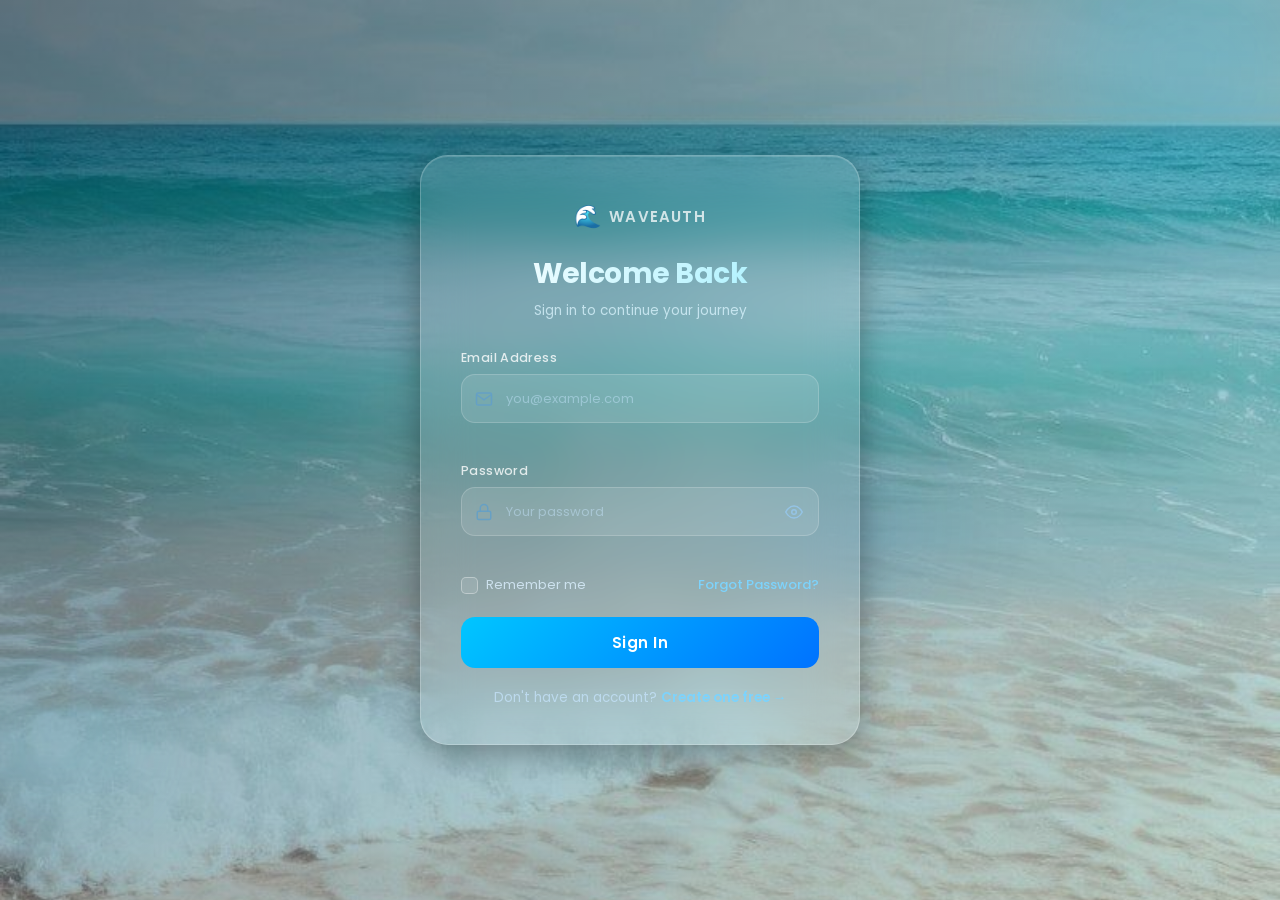
<file: index.html>
<!DOCTYPE html>
<html lang="en">
<head>
  <meta charset="UTF-8" />
  <meta name="viewport" content="width=device-width, initial-scale=1.0" />
  <title>Login — WaveAuth</title>
  <link rel="stylesheet" href="shared.css" />
  <link href="https://fonts.googleapis.com/css2?family=Poppins:wght@300;400;500;600;700&display=swap" rel="stylesheet" />
</head>
<body>

  <div class="bg-layer"></div>
  <div class="overlay"></div>
  <div class="orb orb-1"></div>
  <div class="orb orb-2"></div>
  <div class="orb orb-3"></div>
  <div class="toast" id="toast"></div>

  <form class="auth-box" id="loginForm" novalidate>

    <div class="brand">
      <div class="brand-icon">🌊</div>
      <span class="brand-name">WaveAuth</span>
    </div>

    <h1>Welcome Back</h1>
    <p class="subtitle">Sign in to continue your journey</p>

    <div class="input-box" id="emailBox">
      <label for="email">Email Address</label>
      <div class="input-wrap">
        <span class="input-icon">
          <svg width="18" height="18" viewBox="0 0 24 24" fill="none" stroke="currentColor" stroke-width="2">
            <path d="M4 4h16c1.1 0 2 .9 2 2v12c0 1.1-.9 2-2 2H4c-1.1 0-2-.9-2-2V6c0-1.1.9-2 2-2z"/>
            <polyline points="22,6 12,13 2,6"/>
          </svg>
        </span>
        <input type="email" id="email" placeholder="you@example.com" autocomplete="email" />
      </div>
      <small class="error" id="emailError"></small>
    </div>

    <div class="input-box" id="passwordBox">
      <label for="password">Password</label>
      <div class="input-wrap">
        <span class="input-icon">
          <svg width="18" height="18" viewBox="0 0 24 24" fill="none" stroke="currentColor" stroke-width="2">
            <rect x="3" y="11" width="18" height="11" rx="2" ry="2"/>
            <path d="M7 11V7a5 5 0 0 1 10 0v4"/>
          </svg>
        </span>
        <input type="password" id="password" placeholder="Your password" autocomplete="current-password" />
        <button type="button" class="eye-btn" id="eyeBtn" aria-label="Toggle password">
          <svg width="18" height="18" viewBox="0 0 24 24" fill="none" stroke="currentColor" stroke-width="2">
            <path d="M1 12s4-8 11-8 11 8 11 8-4 8-11 8-11-8-11-8z"/>
            <circle cx="12" cy="12" r="3"/>
          </svg>
        </button>
      </div>
      <small class="error" id="passError"></small>
    </div>

    <div class="options">
      <label class="remember-label">
        <input type="checkbox" id="rememberMe" />
        <span class="custom-checkbox"></span>
        Remember me
      </label>
      <a href="forgot.html" class="forgot-link">Forgot Password?</a>
    </div>

    <button type="submit" class="btn-primary" id="submitBtn">
      <span class="btn-text">Sign In</span>
      <span class="spinner" id="spinner"></span>
    </button>

    <p class="bottom-text" style="margin-top:20px">
      Don't have an account? <a href="signup.html">Create one free →</a>
    </p>

  </form>

  <script type="module" src="login.js"></script>
</body>
</html>
</file>
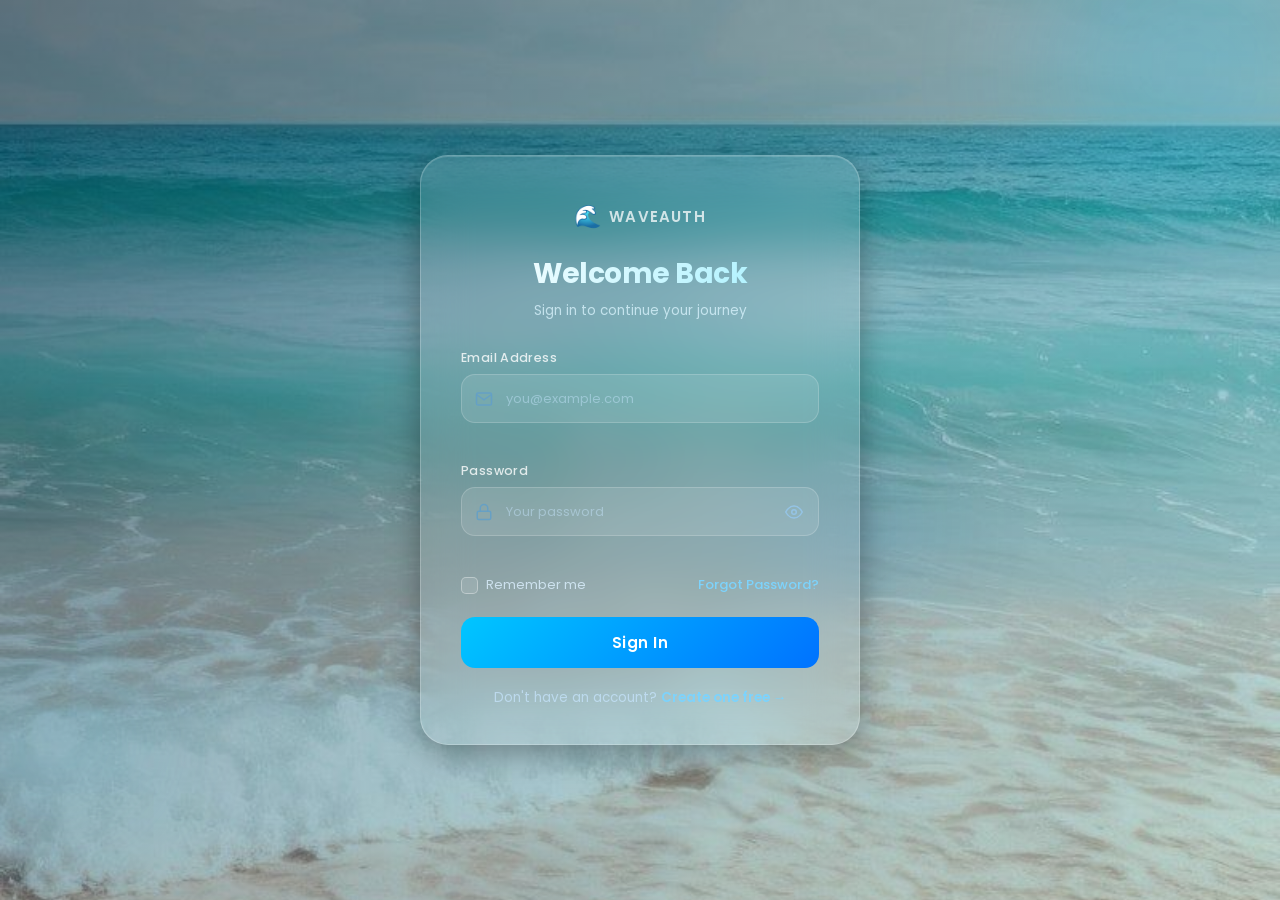
<file: dashboard.html>
<!DOCTYPE html>
<html lang="en">
<head>
  <meta charset="UTF-8" />
  <meta name="viewport" content="width=device-width, initial-scale=1.0" />
  <title>Dashboard — WaveAuth</title>
  <link href="https://fonts.googleapis.com/css2?family=Poppins:wght@300;400;500;600;700&display=swap" rel="stylesheet" />
  <style>
    *, *::before, *::after { margin:0; padding:0; box-sizing:border-box; font-family:"Poppins",sans-serif; }
    body { min-height:100vh; background:linear-gradient(135deg,#0a0f1e 0%,#0d1f3c 50%,#0a1628 100%); color:#fff; }

    .navbar {
      display:flex; align-items:center; justify-content:space-between;
      padding:18px 40px;
      background:rgba(255,255,255,0.05);
      backdrop-filter:blur(12px);
      border-bottom:1px solid rgba(255,255,255,0.08);
      position:sticky; top:0; z-index:50;
    }
    .brand { display:flex; align-items:center; gap:10px; }
    .brand-icon { font-size:24px; }
    .brand-name { font-size:16px; font-weight:700; letter-spacing:0.06em; color:rgba(255,255,255,0.9); }
    .nav-right { display:flex; align-items:center; gap:16px; }
    .user-chip {
      display:flex; align-items:center; gap:10px;
      padding:8px 16px 8px 8px;
      background:rgba(255,255,255,0.08);
      border-radius:50px;
      border:1px solid rgba(255,255,255,0.12);
    }
    .avatar {
      width:34px; height:34px; border-radius:50%;
      background:linear-gradient(135deg,#00c6ff,#0072ff);
      display:flex; align-items:center; justify-content:center;
      font-size:14px; font-weight:700;
    }
    .user-name { font-size:14px; font-weight:500; color:rgba(220,240,255,0.9); }
    .logout-btn {
      padding:9px 20px;
      border:1.5px solid rgba(255,100,100,0.4);
      border-radius:10px;
      background:rgba(255,80,80,0.1);
      color:#ff8080; font-size:13.5px; font-weight:500;
      cursor:pointer; transition:all 0.2s;
    }
    .logout-btn:hover { background:rgba(255,80,80,0.2); border-color:rgba(255,100,100,0.7); transform:translateY(-1px); }

    .container { max-width:1000px; margin:0 auto; padding:40px 24px; }

    .welcome-banner {
      background:linear-gradient(135deg,rgba(0,198,255,0.15),rgba(0,114,255,0.10));
      border:1px solid rgba(0,198,255,0.25);
      border-radius:20px; padding:32px 36px; margin-bottom:32px;
      display:flex; align-items:center; justify-content:space-between;
      flex-wrap:wrap; gap:16px;
    }
    .welcome-text h2 { font-size:26px; font-weight:700; margin-bottom:6px; }
    .welcome-text p  { color:rgba(200,230,255,0.70); font-size:14.5px; }
    .welcome-emoji   { font-size:56px; }

    .stats { display:grid; grid-template-columns:repeat(auto-fit,minmax(180px,1fr)); gap:16px; margin-bottom:32px; }
    .stat-card {
      background:rgba(255,255,255,0.06);
      border:1px solid rgba(255,255,255,0.10);
      border-radius:16px; padding:24px 20px;
      text-align:center; transition:transform 0.2s,border-color 0.2s;
    }
    .stat-card:hover { transform:translateY(-4px); border-color:rgba(0,198,255,0.3); }
    .stat-icon  { font-size:28px; margin-bottom:10px; }
    .stat-value { font-size:26px; font-weight:700; color:#00eaff; margin-bottom:4px; }
    .stat-label { font-size:12.5px; color:rgba(180,210,255,0.60); }

    .info-card {
      background:rgba(255,255,255,0.05);
      border:1px solid rgba(255,255,255,0.10);
      border-radius:20px; padding:28px 32px;
    }
    .info-card h3 { font-size:17px; font-weight:600; margin-bottom:20px; color:rgba(200,230,255,0.90); }
    .info-row {
      display:flex; align-items:center; gap:14px;
      padding:14px 0; border-bottom:1px solid rgba(255,255,255,0.06);
    }
    .info-row:last-child { border-bottom:none; }
    .info-icon {
      width:38px; height:38px; border-radius:10px;
      background:rgba(0,198,255,0.12);
      display:flex; align-items:center; justify-content:center; flex-shrink:0;
    }
    .info-label { font-size:12px; color:rgba(160,200,240,0.60); margin-bottom:2px; }
    .info-value { font-size:14.5px; color:rgba(220,240,255,0.90); font-weight:500; }

    @media(max-width:600px) {
      .navbar { padding:14px 20px; }
      .container { padding:24px 16px; }
      .welcome-banner { padding:22px 20px; }
      .welcome-emoji { display:none; }
      .nav-right .user-chip { display:none; }
    }
  </style>
</head>
<body>

  <nav class="navbar">
    <div class="brand">
      <span class="brand-icon">🌊</span>
      <span class="brand-name">WaveAuth</span>
    </div>
    <div class="nav-right">
      <div class="user-chip">
        <div class="avatar" id="avatarInitial">?</div>
        <span class="user-name" id="navUserName">Loading…</span>
      </div>
      <button class="logout-btn" id="logoutBtn">Sign Out</button>
    </div>
  </nav>

  <div class="container">

    <div class="welcome-banner">
      <div class="welcome-text">
        <h2>Welcome back, <span id="userName">User</span>! 👋</h2>
        <p>You're successfully logged in. Your session is active.</p>
      </div>
      <div class="welcome-emoji">🎉</div>
    </div>

    <div class="stats">
      <div class="stat-card">
        <div class="stat-icon">✅</div>
        <div class="stat-value">Active</div>
        <div class="stat-label">Session Status</div>
      </div>
      <div class="stat-card">
        <div class="stat-icon">🔐</div>
        <div class="stat-value">Secure</div>
        <div class="stat-label">Connection</div>
      </div>
      <div class="stat-card">
        <div class="stat-icon">💾</div>
        <div class="stat-value">Local</div>
        <div class="stat-label">Auth Storage</div>
      </div>
      <div class="stat-card">
        <div class="stat-icon">🌊</div>
        <div class="stat-value">Pro</div>
        <div class="stat-label">Account Plan</div>
      </div>
    </div>

    <div class="info-card">
      <h3>👤 Account Information</h3>
      <div class="info-row">
        <div class="info-icon">🙍</div>
        <div>
          <div class="info-label">Full Name</div>
          <div class="info-value" id="infoName">—</div>
        </div>
      </div>
      <div class="info-row">
        <div class="info-icon">📧</div>
        <div>
          <div class="info-label">Email Address</div>
          <div class="info-value" id="infoEmail">—</div>
        </div>
      </div>
      <div class="info-row">
        <div class="info-icon">🆔</div>
        <div>
          <div class="info-label">User ID</div>
          <div class="info-value" id="infoUID" style="font-size:12px;font-family:monospace">—</div>
        </div>
      </div>
      <div class="info-row">
        <div class="info-icon">🕐</div>
        <div>
          <div class="info-label">Logged In At</div>
          <div class="info-value" id="infoLogin">—</div>
        </div>
      </div>
    </div>

  </div>

  <script type="module">
    import { getSession, clearSession } from "./auth.js";

    const session = getSession();
    if (!session) { window.location.href = "index.html"; }

    const $ = (id) => document.getElementById(id);

    $("userName").textContent      = session.name.split(" ")[0];
    $("navUserName").textContent   = session.name;
    $("avatarInitial").textContent = session.name.charAt(0).toUpperCase();
    $("infoName").textContent      = session.name;
    $("infoEmail").textContent     = session.email;
    $("infoUID").textContent       = session.uid;
    $("infoLogin").textContent     = new Date(session.loggedInAt).toLocaleString();

    $("logoutBtn").addEventListener("click", () => {
      clearSession();
      window.location.href = "index.html";
    });
  </script>

</body>
</html>
</file>
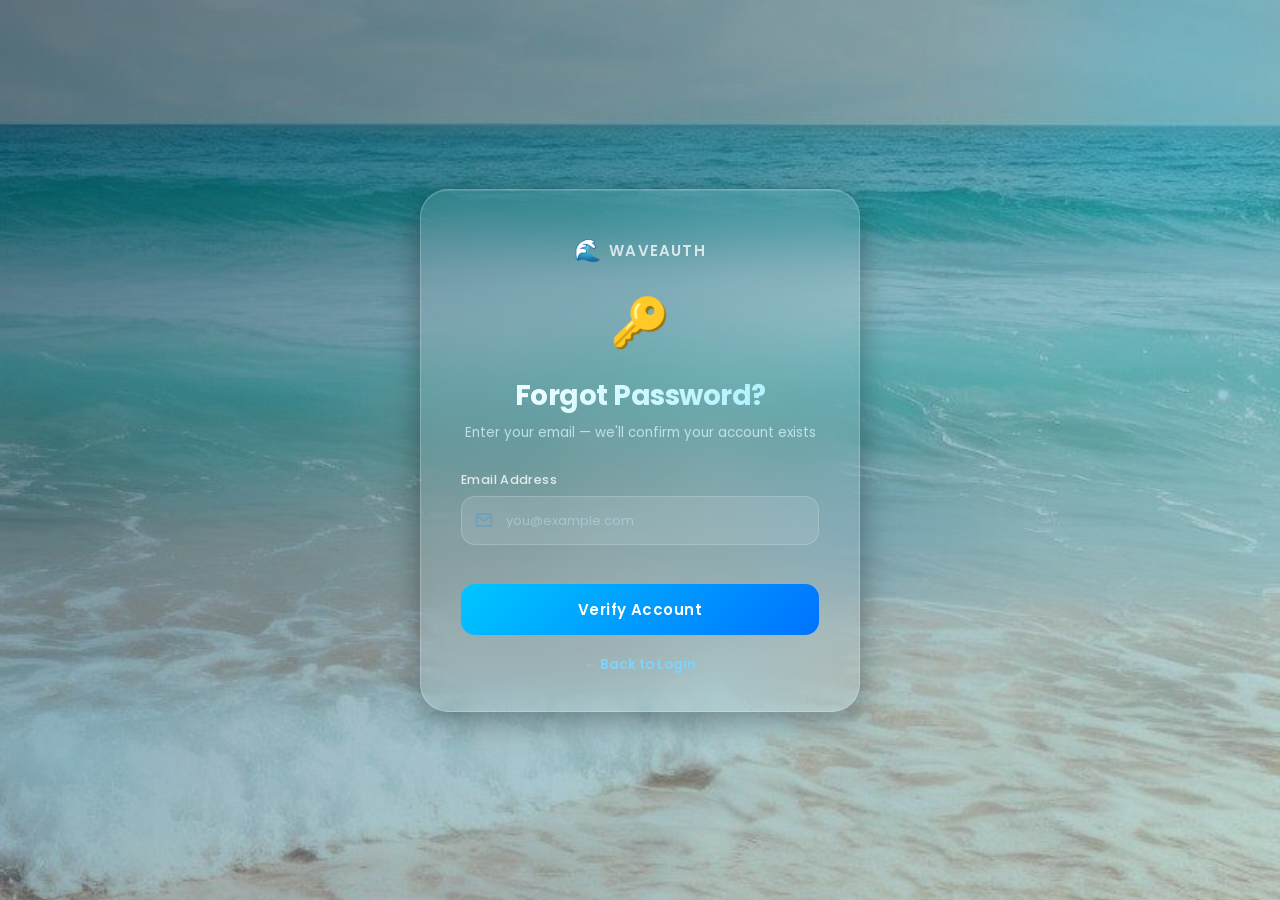
<file: forgot.html>
<!DOCTYPE html>
<html lang="en">
<head>
  <meta charset="UTF-8" />
  <meta name="viewport" content="width=device-width, initial-scale=1.0" />
  <title>Forgot Password — WaveAuth</title>
  <link rel="stylesheet" href="shared.css" />
  <link href="https://fonts.googleapis.com/css2?family=Poppins:wght@300;400;500;600;700&display=swap" rel="stylesheet" />
</head>
<body>

  <div class="bg-layer"></div>
  <div class="overlay"></div>
  <div class="orb orb-1"></div>
  <div class="orb orb-2"></div>
  <div class="orb orb-3"></div>
  <div class="toast" id="toast"></div>

  <form class="auth-box" id="forgotForm" novalidate>

    <div class="brand">
      <div class="brand-icon">🌊</div>
      <span class="brand-name">WaveAuth</span>
    </div>

    <div id="defaultState">
      <div style="font-size:48px;margin-bottom:16px">🔑</div>
      <h1>Forgot Password?</h1>
      <p class="subtitle">Enter your email — we'll confirm your account exists</p>

      <div class="input-box" id="emailBox">
        <label for="email">Email Address</label>
        <div class="input-wrap">
          <span class="input-icon">
            <svg width="18" height="18" viewBox="0 0 24 24" fill="none" stroke="currentColor" stroke-width="2">
              <path d="M4 4h16c1.1 0 2 .9 2 2v12c0 1.1-.9 2-2 2H4c-1.1 0-2-.9-2-2V6c0-1.1.9-2 2-2z"/>
              <polyline points="22,6 12,13 2,6"/>
            </svg>
          </span>
          <input type="email" id="email" placeholder="you@example.com" autocomplete="email" />
        </div>
        <small class="error" id="emailError"></small>
      </div>

      <button type="submit" class="btn-primary" id="submitBtn">
        <span class="btn-text">Verify Account</span>
        <span class="spinner" id="spinner"></span>
      </button>
    </div>

    <div id="successState" style="display:none;text-align:center">
      <div style="font-size:56px;margin-bottom:16px">✅</div>
      <h1 style="margin-bottom:8px">Account Found!</h1>
      <p class="subtitle" style="margin-bottom:28px">
        Your account exists. Please contact support to reset your password, or try logging in again.
      </p>
      <a href="index.html" class="btn-primary" style="text-decoration:none;display:flex">
        ← Back to Login
      </a>
    </div>

    <p class="bottom-text" style="margin-top:20px" id="backLink">
      <a href="index.html">← Back to Login</a>
    </p>

  </form>

  <script type="module" src="forgot.js"></script>
</body>
</html>
</file>
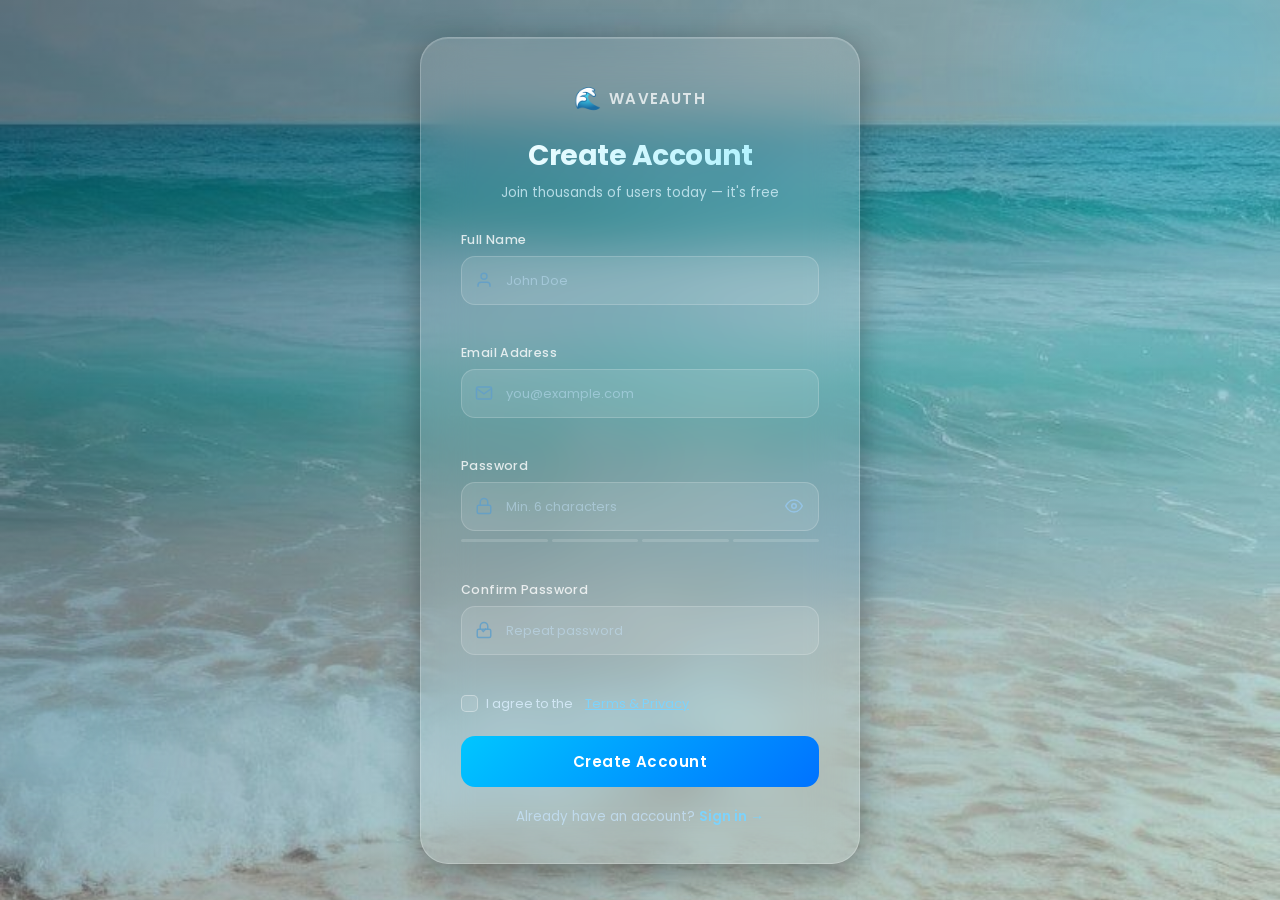
<file: signup.html>
<!DOCTYPE html>
<html lang="en">
<head>
  <meta charset="UTF-8" />
  <meta name="viewport" content="width=device-width, initial-scale=1.0" />
  <title>Sign Up — WaveAuth</title>
  <link rel="stylesheet" href="shared.css" />
  <link href="https://fonts.googleapis.com/css2?family=Poppins:wght@300;400;500;600;700&display=swap" rel="stylesheet" />
</head>
<body>

  <div class="bg-layer"></div>
  <div class="overlay"></div>
  <div class="orb orb-1"></div>
  <div class="orb orb-2"></div>
  <div class="orb orb-3"></div>
  <div class="toast" id="toast"></div>

  <form class="auth-box" id="signupForm" novalidate>

    <div class="brand">
      <div class="brand-icon">🌊</div>
      <span class="brand-name">WaveAuth</span>
    </div>

    <h1>Create Account</h1>
    <p class="subtitle">Join thousands of users today — it's free</p>

    <div class="input-box" id="nameBox">
      <label for="fullname">Full Name</label>
      <div class="input-wrap">
        <span class="input-icon">
          <svg width="18" height="18" viewBox="0 0 24 24" fill="none" stroke="currentColor" stroke-width="2">
            <path d="M20 21v-2a4 4 0 0 0-4-4H8a4 4 0 0 0-4 4v2"/>
            <circle cx="12" cy="7" r="4"/>
          </svg>
        </span>
        <input type="text" id="fullname" placeholder="John Doe" autocomplete="name" />
      </div>
      <small class="error" id="nameError"></small>
    </div>

    <div class="input-box" id="emailBox">
      <label for="email">Email Address</label>
      <div class="input-wrap">
        <span class="input-icon">
          <svg width="18" height="18" viewBox="0 0 24 24" fill="none" stroke="currentColor" stroke-width="2">
            <path d="M4 4h16c1.1 0 2 .9 2 2v12c0 1.1-.9 2-2 2H4c-1.1 0-2-.9-2-2V6c0-1.1.9-2 2-2z"/>
            <polyline points="22,6 12,13 2,6"/>
          </svg>
        </span>
        <input type="email" id="email" placeholder="you@example.com" autocomplete="email" />
      </div>
      <small class="error" id="emailError"></small>
    </div>

    <div class="input-box" id="passwordBox">
      <label for="password">Password</label>
      <div class="input-wrap">
        <span class="input-icon">
          <svg width="18" height="18" viewBox="0 0 24 24" fill="none" stroke="currentColor" stroke-width="2">
            <rect x="3" y="11" width="18" height="11" rx="2" ry="2"/>
            <path d="M7 11V7a5 5 0 0 1 10 0v4"/>
          </svg>
        </span>
        <input type="password" id="password" placeholder="Min. 6 characters" autocomplete="new-password" />
        <button type="button" class="eye-btn" id="eyeBtn" aria-label="Toggle password">
          <svg width="18" height="18" viewBox="0 0 24 24" fill="none" stroke="currentColor" stroke-width="2">
            <path d="M1 12s4-8 11-8 11 8 11 8-4 8-11 8-11-8-11-8z"/>
            <circle cx="12" cy="12" r="3"/>
          </svg>
        </button>
      </div>
      <div class="strength-bar">
        <span id="s1"></span><span id="s2"></span>
        <span id="s3"></span><span id="s4"></span>
      </div>
      <small class="strength-label" id="strengthLabel"></small>
      <small class="error" id="passError"></small>
    </div>

    <div class="input-box" id="confirmBox">
      <label for="confirm">Confirm Password</label>
      <div class="input-wrap">
        <span class="input-icon">
          <svg width="18" height="18" viewBox="0 0 24 24" fill="none" stroke="currentColor" stroke-width="2">
            <path d="M9 12l2 2 4-4"/>
            <rect x="3" y="11" width="18" height="11" rx="2" ry="2"/>
            <path d="M7 11V7a5 5 0 0 1 10 0v4"/>
          </svg>
        </span>
        <input type="password" id="confirm" placeholder="Repeat password" autocomplete="new-password" />
      </div>
      <small class="error" id="confirmError"></small>
    </div>

    <div class="options" style="margin-bottom:22px">
      <label class="remember-label">
        <input type="checkbox" id="agreeTerms" />
        <span class="custom-checkbox"></span>
        I agree to the <a href="#" style="color:#7dd3fc;margin-left:4px">Terms & Privacy</a>
      </label>
    </div>

    <button type="submit" class="btn-primary" id="submitBtn">
      <span class="btn-text">Create Account</span>
      <span class="spinner" id="spinner"></span>
    </button>

    <p class="bottom-text" style="margin-top:20px">
      Already have an account? <a href="index.html">Sign in →</a>
    </p>

  </form>

  <script type="module" src="signup.js"></script>
</body>
</html>
</file>
<file: shared.css>
*, *::before, *::after {
  margin: 0; padding: 0;
  box-sizing: border-box;
  font-family: "Poppins", sans-serif;
}

body {
  min-height: 100vh;
  display: flex;
  justify-content: center;
  align-items: center;
  overflow: hidden;
  position: relative;
}

.bg-layer {
  position: fixed;
  inset: 0;
  background: url("beach_front.jpg") no-repeat center / cover;
  animation: zoomBg 20s ease-in-out infinite alternate;
  z-index: 0;
}
@keyframes zoomBg {
  from { transform: scale(1); }
  to   { transform: scale(1.1); }
}

.overlay {
  position: fixed;
  inset: 0;
  background: linear-gradient(135deg,
    rgba(0,30,60,0.55) 0%,
    rgba(0,80,120,0.35) 50%,
    rgba(0,160,200,0.25) 100%);
  z-index: 1;
}

.orb {
  position: fixed;
  border-radius: 50%;
  filter: blur(60px);
  z-index: 2;
  animation: floatOrb 8s ease-in-out infinite alternate;
}
.orb-1 { width:300px; height:300px; background:rgba(0,200,255,0.18);   top:-80px;  right:-60px; animation-delay:0s; }
.orb-2 { width:200px; height:200px; background:rgba(100,220,255,0.14); bottom:60px; left:-40px; animation-delay:2s; }
.orb-3 { width:150px; height:150px; background:rgba(0,100,200,0.12);   top:50%;    left:60%;   animation-delay:4s; }
@keyframes floatOrb {
  from { transform: translateY(0)    scale(1);    }
  to   { transform: translateY(30px) scale(1.05); }
}

.auth-box {
  position: relative;
  z-index: 10;
  width: 440px;
  padding: 44px 40px 36px;
  border-radius: 28px;
  text-align: center;
  background: rgba(255,255,255,0.10);
  backdrop-filter: blur(24px);
  -webkit-backdrop-filter: blur(24px);
  border: 1px solid rgba(255,255,255,0.22);
  box-shadow: 0 8px 32px rgba(0,0,0,0.35),
              0 1px 0 rgba(255,255,255,0.15) inset;
  animation: slideUp 0.7s cubic-bezier(0.22,1,0.36,1) both;
}
@keyframes slideUp {
  from { transform: translateY(50px); opacity: 0; }
  to   { transform: translateY(0);    opacity: 1; }
}

.brand {
  display: flex; align-items: center;
  justify-content: center; gap: 8px;
  margin-bottom: 20px;
}
.brand-icon { font-size: 22px; }
.brand-name {
  font-size: 15px; font-weight: 600;
  color: rgba(255,255,255,0.75);
  letter-spacing: 0.08em;
  text-transform: uppercase;
}

.auth-box h1 {
  font-size: 28px; font-weight: 700;
  letter-spacing: -0.5px;
  background: linear-gradient(120deg, #ffffff 0%, #a0f0ff 100%);
  -webkit-background-clip: text;
  -webkit-text-fill-color: transparent;
  background-clip: text;
  margin-bottom: 6px;
}
.subtitle {
  color: rgba(220,245,255,0.75);
  font-size: 13.5px;
  margin-bottom: 28px;
}

.input-box { margin-bottom: 18px; text-align: left; }
.input-box label {
  display: block;
  color: rgba(255,255,255,0.80);
  font-size: 12.5px; font-weight: 500;
  margin-bottom: 7px; letter-spacing: 0.03em;
}
.input-wrap { position: relative; display: flex; align-items: center; }
.input-icon {
  position: absolute; left: 14px;
  color: rgba(100,160,200,0.9);
  display: flex; align-items: center;
  pointer-events: none;
}
.input-box input {
  width: 100%;
  padding: 13px 44px 13px 44px;
  border: 1.5px solid rgba(255,255,255,0.18);
  outline: none; border-radius: 14px;
  font-size: 14px; color: #fff;
  background: rgba(255,255,255,0.10);
  transition: border-color 0.25s, box-shadow 0.25s, background 0.25s;
}
.input-box input::placeholder { color: rgba(200,230,255,0.45); font-size: 13px; }
.input-box input:focus {
  border-color: rgba(0,220,255,0.6);
  background: rgba(255,255,255,0.14);
  box-shadow: 0 0 0 3px rgba(0,200,255,0.15);
}
.input-box.has-error input {
  border-color: rgba(255,100,100,0.7);
  box-shadow: 0 0 0 3px rgba(255,80,80,0.15);
}
.input-box.has-success input {
  border-color: rgba(0,220,120,0.7);
  box-shadow: 0 0 0 3px rgba(0,220,120,0.15);
}

.strength-bar { display:flex; gap:4px; margin-top:8px; }
.strength-bar span {
  flex:1; height:3px; border-radius:4px;
  background: rgba(255,255,255,0.15);
  transition: background 0.3s;
}
.strength-bar span.weak   { background: #ff5555; }
.strength-bar span.medium { background: #ffaa00; }
.strength-bar span.strong { background: #00e676; }
.strength-label { font-size: 11px; color: rgba(200,230,255,0.6); margin-top:4px; text-align:left; }

.eye-btn {
  position: absolute; right: 12px;
  background: none; border: none; cursor: pointer;
  color: rgba(150,200,240,0.8);
  display: flex; align-items: center;
  padding: 4px; transition: color 0.2s;
  width: auto; box-shadow: none;
}
.eye-btn:hover { color:#00eaff; transform:none; box-shadow:none; }
.eye-btn:hover::before { display:none; }
.eye-btn:active { transform: scale(0.9); }

.error {
  display: block; color: #ffaaaa;
  font-size: 11.5px; margin-top: 5px; min-height: 16px;
}
.success-msg {
  display: block; color: #86efac;
  font-size: 11.5px; margin-top: 5px; min-height: 16px;
}

.remember-label {
  display: flex; align-items: center; gap: 8px;
  color: rgba(220,240,255,0.80); font-size: 13px;
  cursor: pointer; user-select: none;
}
.remember-label input[type="checkbox"] { display: none; }
.custom-checkbox {
  width:17px; height:17px;
  border: 1.5px solid rgba(255,255,255,0.35);
  border-radius: 5px;
  background: rgba(255,255,255,0.10);
  display: inline-flex; align-items: center; justify-content: center;
  transition: all 0.2s; flex-shrink: 0;
}
.remember-label input:checked + .custom-checkbox {
  background: linear-gradient(135deg, #00c6ff, #0072ff);
  border-color: transparent;
}
.remember-label input:checked + .custom-checkbox::after {
  content: '';
  width:9px; height:5px;
  border-left:2px solid #fff; border-bottom:2px solid #fff;
  transform: rotate(-45deg) translateY(-1px);
}

.options {
  display: flex; justify-content: space-between;
  align-items: center; margin-bottom: 22px;
}
.forgot-link {
  color: #7dd3fc; font-size: 13px;
  text-decoration: none; font-weight: 500;
  transition: color 0.2s;
}
.forgot-link:hover { color: #00eaff; text-decoration: underline; }

.btn-primary {
  width: 100%; padding: 14px; border: none;
  border-radius: 14px;
  background: linear-gradient(135deg, #00c6ff 0%, #0072ff 100%);
  color: white; font-size: 15px; font-weight: 600;
  cursor: pointer; position: relative; overflow: hidden;
  transition: transform 0.2s, box-shadow 0.2s;
  letter-spacing: 0.03em;
  display: flex; align-items: center; justify-content: center; gap: 8px;
}
.btn-primary::before {
  content:""; position:absolute; inset:0;
  background: linear-gradient(120deg, transparent 30%, rgba(255,255,255,0.35) 50%, transparent 70%);
  transform: translateX(-100%); transition: transform 0.5s;
}
.btn-primary:hover::before { transform: translateX(100%); }
.btn-primary:hover { transform: translateY(-2px); box-shadow: 0 10px 28px rgba(0,150,255,0.45); }
.btn-primary:active { transform: scale(0.97); }
.btn-primary:disabled { opacity: 0.7; cursor: not-allowed; transform: none; }

.spinner {
  display: none;
  width: 20px; height: 20px;
  border: 2.5px solid rgba(255,255,255,0.35);
  border-top-color: #fff; border-radius: 50%;
  animation: spin 0.7s linear infinite;
}
@keyframes spin { to { transform: rotate(360deg); } }

.divider {
  display: flex; align-items: center; gap: 12px;
  margin: 20px 0 16px;
  color: rgba(200,230,255,0.45); font-size: 12px;
}
.divider::before, .divider::after {
  content:''; flex:1; height:1px;
  background: rgba(255,255,255,0.15);
}

.social-btns { display:flex; gap:12px; margin-bottom:20px; }
.social-btn {
  flex:1; display:flex; align-items:center;
  justify-content:center; gap:8px;
  padding:11px 16px;
  border: 1.5px solid rgba(255,255,255,0.18);
  border-radius:12px;
  background: rgba(255,255,255,0.08);
  color: rgba(220,240,255,0.90);
  font-size:13.5px; font-weight:500;
  cursor:pointer;
  transition: background 0.2s, border-color 0.2s, transform 0.15s;
  width:auto; box-shadow:none;
}
.social-btn::before { display:none; }
.social-btn:hover {
  background: rgba(255,255,255,0.15);
  border-color: rgba(255,255,255,0.30);
  transform: translateY(-1px);
}
.social-btn:active { transform: scale(0.97); }

.bottom-text {
  color: rgba(200,230,255,0.70); font-size:13.5px; margin-top:4px;
}
.bottom-text a {
  color:#7dd3fc; text-decoration:none;
  font-weight:600; transition: color 0.2s;
}
.bottom-text a:hover { color:#00eaff; }

.toast {
  position: fixed; bottom: 28px; left: 50%;
  transform: translateX(-50%) translateY(80px);
  z-index: 200; padding: 12px 24px;
  border-radius: 12px; font-size: 14px; font-weight: 500;
  color: #fff; pointer-events: none;
  transition: transform 0.4s cubic-bezier(0.22,1,0.36,1), opacity 0.4s;
  opacity: 0; white-space: nowrap;
}
.toast.show { transform: translateX(-50%) translateY(0); opacity: 1; }
.toast.error   { background: rgba(220,50,50,0.90);  backdrop-filter:blur(10px); }
.toast.success { background: rgba(0,180,100,0.90);  backdrop-filter:blur(10px); }
.toast.info    { background: rgba(0,120,220,0.90);  backdrop-filter:blur(10px); }

@media (max-width: 480px) {
  .auth-box { width:92%; padding:36px 24px 28px; }
  .auth-box h1 { font-size:24px; }
  .social-btns { flex-direction:column; }
  .bg-layer { animation:none; }
}
@media (max-width: 360px) {
  .auth-box { padding:28px 18px 22px; }
  .auth-box h1 { font-size:22px; }
}

a:focus-visible, button:focus-visible, input:focus-visible {
  outline: 2px solid #00eaff; outline-offset: 2px;
}
@media (prefers-reduced-motion: reduce) {
  *, *::before, *::after {
    animation-duration:0.01ms !important;
    transition-duration:0.01ms !important;
  }
}
</file>
